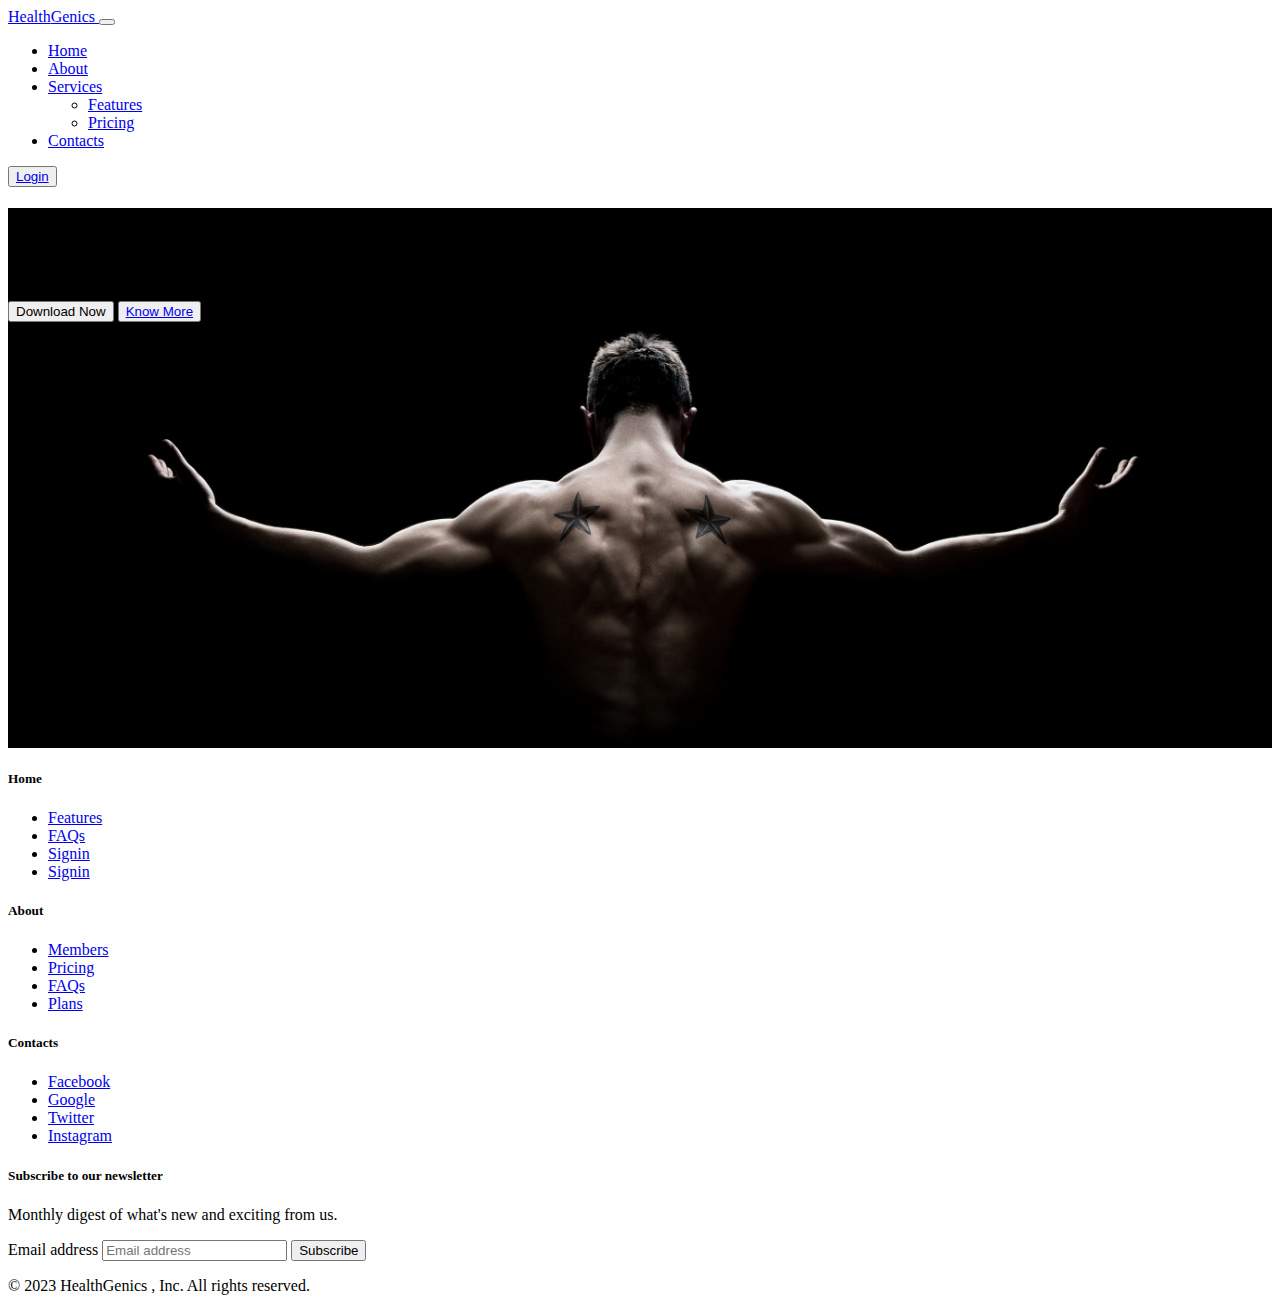
<file: index.html>
<!DOCTYPE html>
<html lang="en">

<head>
  <meta charset="UTF-8">
  <meta http-equiv="X-UA-Compatible" content="IE=edge">
  <meta name="viewport" content="width=device-width, initial-scale=1.0">
  <title>landingpage</title>
  <link href="https://cdn.jsdelivr.net/npm/bootstrap@5.3.0-alpha3/dist/css/bootstrap.min.css" rel="stylesheet"
    integrity="sha384-KK94CHFLLe+nY2dmCWGMq91rCGa5gtU4mk92HdvYe+M/SXH301p5ILy+dN9+nJOZ" crossorigin="anonymous">
</head>

<body class="bg-dark">
  <!-- Navigation -->
  <section>
    <nav class="navbar navbar-expand-lg bg-secondary fixed-top">
      <div class="container">
        <a class="navbar-brand fw-bold text-body-emphasis-light" href="#">
          <span class="text-light">Health</span><span class="text-danger">Genics </span>
        </a>
        <button class="navbar-toggler" type="button" data-bs-toggle="collapse" data-bs-target="#navbarScroll"
          aria-controls="navbarScroll" aria-expanded="false" aria-label="Toggle navigation">
          <span class="navbar-toggler-icon"></span>
        </button>
        <div class="collapse navbar-collapse" id="navbarScroll">
          <ul class="navbar-nav mx-auto my-2 my-lg-0 " style="--bs-scroll-height: 100px;">
            <li class="nav-item">
              <a class="nav-link active text-light" aria-current="page" href="#">Home</a>
            </li>
            <li class="nav-item">
              <a class="nav-link text-light" href="#">About</a>
            </li>
            <li class="nav-item dropdown" data-bs-theme="dark">
              <a class="nav-link dropdown-toggle text-light" href="#" role="button" data-bs-toggle="dropdown"
                aria-expanded="false">
                Services
              </a>
              <ul class="dropdown-menu">
                <li><a class="dropdown-item" href="#features">Features</a></li>
                <li><a class="dropdown-item" href="#pricing">Pricing</a></li>
              </ul>
            </li>
            <li class="nav-item">
              <a class="nav-link text-light" href="#contacts">Contacts</a>
            </li>
          </ul>
          <form class="d-flex" role="search">
            <button class="btn btn-outline-danger" type="submit"><a class="nav-link text-light"
                href="login.html">Login</a></button>
          </form>
        </div>
      </div>
    </nav>
    <!-- Hero -->
  </section>
  <section class="bg-dark text-light">
    <div class="bg-img" style="background-image: url('img/805233.jpg');
    height: 60vh; background-size: cover;">
      <div class="px-4 py-5 my-5 text-center">
        <h1 class="display-5 fw-bold text-body-emphasis"> <span class="text-light">Health</span> <span
            class="text-danger">Genics</span></h1>
        <div class="col-lg-6 mx-auto">
          <p class="lead mb-4">Our goal is to assist you in acquiring a comprehensive understanding and
            expertise in the essential principles of achieving and maintaining physical fitness.</p>
          <div class="d-grid gap-2 d-sm-flex justify-content-sm-center">
            <button type="button" class="btn btn-danger btn-lg px-4 gap-3">Download Now</button>
            <button type="button" class="btn btn-outline-secondary btn-lg px-4"><a class="nav-link" href="signup.html">
                Know More</a></button>
          </div>
        </div>
      </div>
    </div>
  </section>


  <!-- Footer -->
  <section class="bg-dark text-light" id="contacts">
    <div class="container">
      <footer class="py-5">
        <div class="row">
          <div class="col-6 col-md-2 mb-3">
            <h5>Home</h5>
            <ul class="nav flex-column">
              <li class="nav-item mb-2"><a href="#" class="nav-link p-0 text-light">Features</a></li>
              <li class="nav-item mb-2"><a href="#" class="nav-link p-0 text-light">FAQs</a></li>
              <li class="nav-item mb-2"><a href="#" class="nav-link p-0 text-light">Signin</a></li>
              <li class="nav-item mb-2"><a href="#" class="nav-link p-0 text-light">Signin</a></li>
            </ul>
          </div>

          <div class="col-6 col-md-2 mb-3">
            <h5>About</h5>
            <ul class="nav flex-column">
              <li class="nav-item mb-2"><a href="#" class="nav-link p-0 text-light">Members</a></li>
              <li class="nav-item mb-2"><a href="#" class="nav-link p-0 text-light">Pricing</a></li>
              <li class="nav-item mb-2"><a href="#" class="nav-link p-0 text-light">FAQs</a></li>
              <li class="nav-item mb-2"><a href="#" class="nav-link p-0 text-light">Plans</a></li>
            </ul>
          </div>

          <div class="col-6 col-md-2 mb-3">
            <h5>Contacts</h5>
            <ul class="nav flex-column">
              <li class="nav-item mb-2"><a href="#" class="nav-link p-0 text-light">Facebook</a></li>
              <li class="nav-item mb-2"><a href="#" class="nav-link p-0 text-light">Google</a></li>
              <li class="nav-item mb-2"><a href="#" class="nav-link p-0 text-light">Twitter</a></li>
              <li class="nav-item mb-2"><a href="#" class="nav-link p-0 text-light">Instagram</a></li>

            </ul>
          </div>

          <div class="col-md-5 offset-md-1 mb-3">
            <form>
              <h5>Subscribe to our newsletter</h5>
              <p>Monthly digest of what's new and exciting from us.</p>
              <div class="d-flex flex-column flex-sm-row w-100 gap-2">
                <label for="newsletter1" class="visually-hidden">Email address</label>
                <input id="newsletter1" type="text" class="form-control" placeholder="Email address">
                <button class="btn btn-danger" type="button">Subscribe</button>
              </div>
            </form>
          </div>
        </div>

        <div class="d-flex flex-column flex-sm-row justify-content-center py-1 my-1 border-top">
          <p>&copy; 2023 Health<span class="text-danger">Genics</span> , Inc. All rights reserved.</p>
        </div>
      </footer>
    </div>
  </section>


  <script src="https://cdn.jsdelivr.net/npm/bootstrap@5.3.0-alpha3/dist/js/bootstrap.bundle.min.js"
    integrity="sha384-ENjdO4Dr2bkBIFxQpeoTz1HIcje39Wm4jDKdf19U8gI4ddQ3GYNS7NTKfAdVQSZe"
    crossorigin="anonymous"></script>
</body>

</html>
</file>
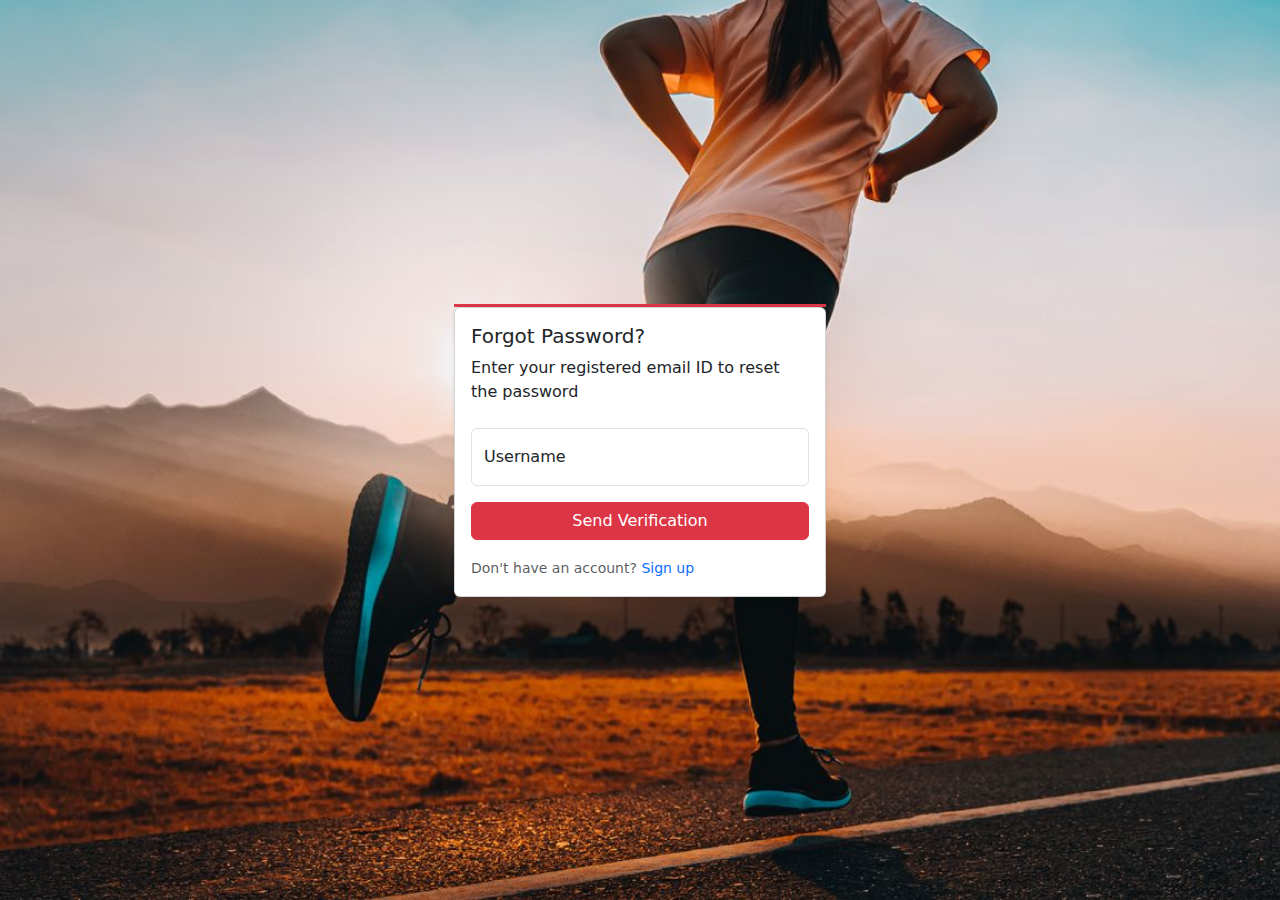
<file: forgotpassword.html>
<!DOCTYPE html>
<html lang="en">
<head>
    <meta charset="UTF-8">
    <meta http-equiv="X-UA-Compatible" content="IE=edge">
    <meta name="viewport" content="width=device-width, initial-scale=1.0">
    <title>Forgot Password</title>
    <link rel="stylesheet" href="forgotpassword.css">
    <link href="https://cdn.jsdelivr.net/npm/bootstrap@5.1.3/dist/css/bootstrap.min.css" rel="stylesheet">
    <script src="forgotpassword.js"></script>
</head>
<body>
    <div class="container d-flex flex-column">
        <div class="row align-items-center justify-content-center min-vh-100 g-0">
          <div class="col-12 col-md-8 col-lg-4 border-top border-3 border-danger">
            <div class="card shadow-sm">
              <div class="card-body">
                <div class="mb-4">
                  <h5>Forgot Password?</h5>
                  <p class="mb-2">Enter your registered email ID to reset the password</p>
                </div>
                <form>
                    <div class="form-floating mb-3">
                        <input type="text" class="form-control" id="form2Example17" placeholder="name@example.com">
                        <label for="form2Example17">Username</label>
                    </div>
                  <div class="mb-3 d-grid">
                    <button type="button" class="btn btn-danger" onclick="forgot()">Send Verification</button>
                  </div>
                  <small class="text-body-secondary">Don't have an account? <a style="text-decoration: none;"
                    href="signup.html">Sign up</a></small>
                </form>
              </div>
            </div>
          </div>
        </div>
    </div>
    <script>
      function forgot() {
        var email = document.getElementById("form2Example17").value;
        if (email === "") {
          alert("Please enter your email.");
        } else if (email === "noah") {
          window.location.href = "verification.html";
        } else {
          alert("Invalid email. Please enter the correct email.");
        }
      }
    </script>
</body>
</html>
</file>
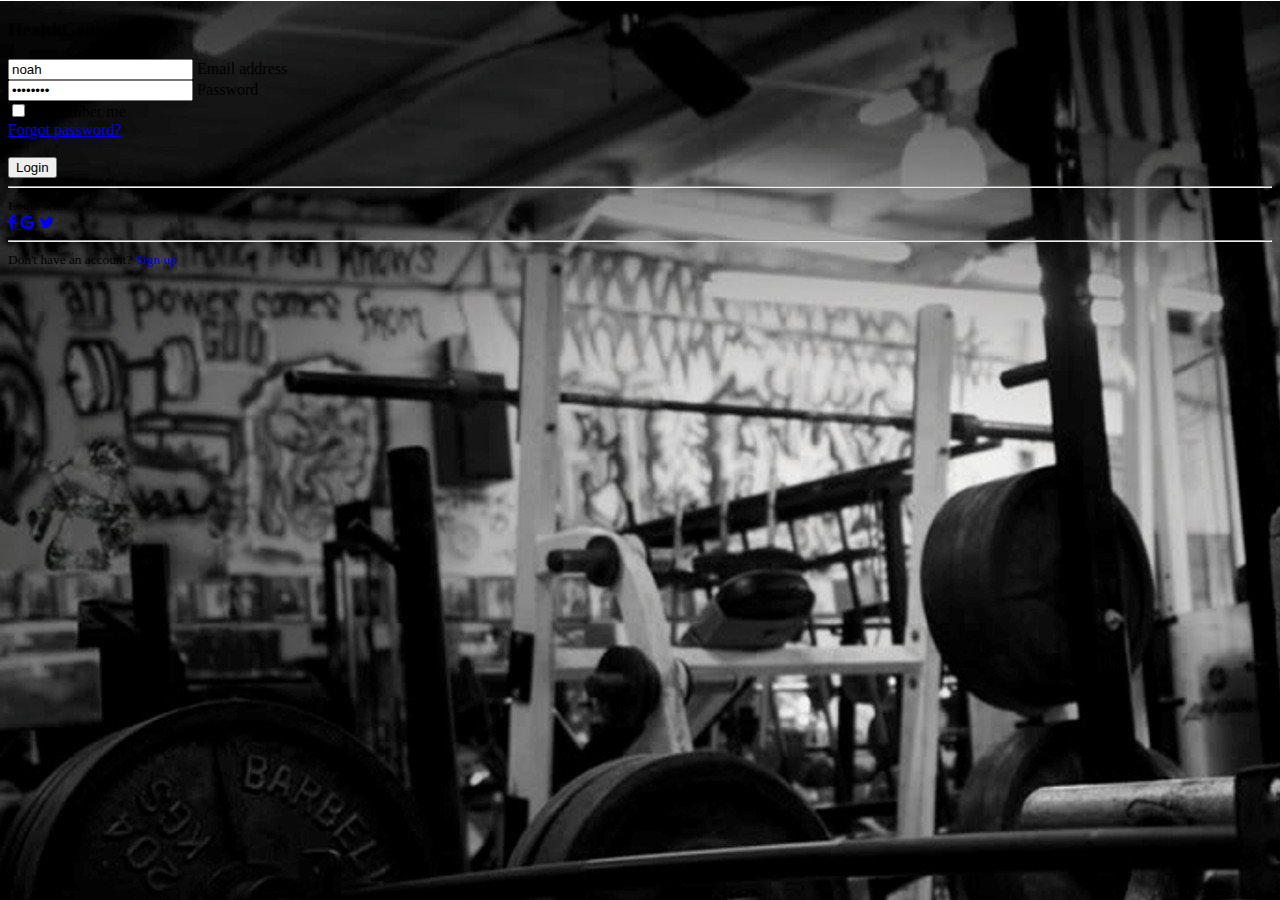
<file: login.html>
<!DOCTYPE html>
<html lang="en">
<head>
    <meta charset="UTF-8">
    <meta http-equiv="X-UA-Compatible" content="IE=edge">
    <meta name="viewport" content="width=device-width, initial-scale=1.0">
    <title>login</title>
    <link rel="stylesheet" href="login.css">
    <link href="https://stackpath.bootstrapcdn.com/font-awesome/4.7.0/css/font-awesome.min.css" rel="stylesheet">
    <link href="https://cdn.jsdelivr.net/npm/bootstrap@5.3.0-alpha3/dist/css/bootstrap.min.css" rel="stylesheet"
        integrity="sha384-KK94CHFLLe+nY2dmCWGMq91rCGa5gtU4mk92HdvYe+M/SXH301p5ILy+dN9+nJOZ" crossorigin="anonymous">
        <script src="login.js"></script>
</head>
<body>
    <section class="vh-100">
        <div class="container py-5 h-100">
          <div class="row d-flex justify-content-center align-items-center h-100">
            <div class="col-12 col-md-8 col-lg-6 col-xl-5">
              <div class="card shadow-2-strong" style="border-radius: 1rem;">
                <div class="card-body p-5 text-center">
      
                  <h3 class="mb-5">Health<span class="text-danger">Genics</span> Login</h3>
      
                  <div class="form-floating mb-3">
                    <input type="text" class="form-control" id="email" id="lg" placeholder="name@example.com" value="noah">
                    <label for="floatingInput">Email address</label>
                </div>
      
                <div class="form-floating mb-3">
                    <input type="password" class="form-control" id="password" id="floatingPassword" placeholder="Password" value="password">
                    <label for="floatingPassword">Password</label>
                </div>
      
                  <!-- Checkbox -->
                  <div class="d-flex justify-content-between align-items-center">
                    <div class="form-check mb-0">
                      <input class="form-check-input me-2" type="checkbox" value="" id="form2Example3" />
                      <label class="form-check-label" for="form2Example3">
                        Remember me
                      </label>
                    </div>
                    <a href="forgotpassword.html" class="text-body" id="fpassword" >Forgot password?</a>
                  </div>
                  <br>
      
                  <button class="w-100 btn btn-lg btn-danger" type="submit" onclick="login()">Login</button>
      
                  <hr class="my-4">

                  <small class="text-body-secondary">Login with:</small>
      
                  <div class="socials">
                    <a href="index2.html" class="btn btn-block btn-social btn-facebook" id="facebook">
                        <i class="fa fa-facebook"></i>
                    </a>

                    <a href="index2.html" class="btn btn-block btn-social btn-google" id="google">
                        <i class="fa fa-google"></i>
                    </a>

                    <a href="index2.html" class="btn btn-block btn-social btn-twitter" id="twitter">
                        <i class="fa fa-twitter"></i>
                    </a>
                    <br>
                    <hr>
                        <small class="text-body-secondary">Don't have an account?<a style="text-decoration: none;"
                            href="signup.html"> Sign up</a></small>
                    <p> </p>
                </div>
              </div>
            </div>
          </div>
        </div>
      </section>

      
</body>
</html>
</file>
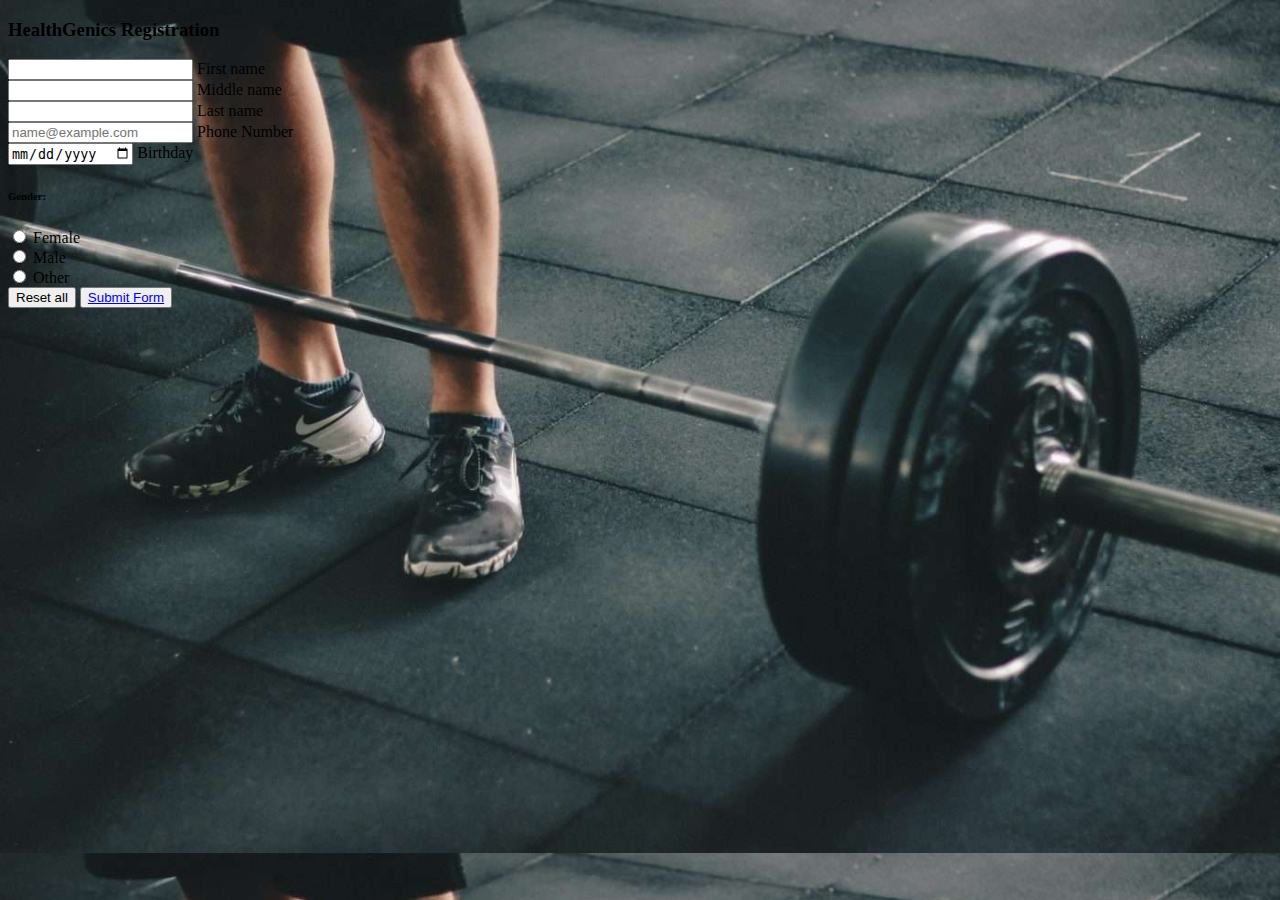
<file: registration.html>
<!DOCTYPE html>
<html lang="en">

<head>
    <meta charset="UTF-8">
    <meta http-equiv="X-UA-Compatible" content="IE=edge">
    <meta name="viewport" content="width=device-width, initial-scale=1.0">
    <title>Login</title>
    <link rel="stylesheet" href="signup.css">
    <link href="https://stackpath.bootstrapcdn.com/font-awesome/4.7.0/css/font-awesome.min.css" rel="stylesheet">
    <link href="https://cdn.jsdelivr.net/npm/bootstrap@5.3.0-alpha3/dist/css/bootstrap.min.css" rel="stylesheet"
        integrity="sha384-KK94CHFLLe+nY2dmCWGMq91rCGa5gtU4mk92HdvYe+M/SXH301p5ILy+dN9+nJOZ" crossorigin="anonymous">
</head>

<body>
    <!-- Registration -->
    <div class="container col-xl-10 col-xxl-8 px-4 py-5">
        <div class="row align-items-center g-lg-5 py-5">
            <div class="col-md-10 mx-auto col-lg-5">
                <form class="p-4 p-md-5 border rounded-3 bg-body-tertiary">
                    <h3 class="mb-5">Health<span class="text-danger">Genics</span> Registration </h3>
                    <div class="row">
                        <div class="col-md-6 mb-4">
                            <div class="form-outline">
                                <input type="text" id="form3Example1m" class="form-control form-control-lg" />
                                <label class="form-label" for="form3Example1m">First name</label>
                            </div>
                        </div>
                        <div class="col-md-6 mb-4">
                            <div class="form-outline">
                                <input type="text" id="form3Example1n" class="form-control form-control-lg" />
                                <label class="form-label" for="form3Example1n">Middle name</label>
                            </div>
                        </div>
                    </div>
                    <div class="col-md-6 mb-4">
                        <div class="form-outline">
                            <input type="text" id="form3Example1m1" class="form-control form-control-lg" />
                            <label class="form-label" for="form3Example1m1">Last name</label>
                        </div>
                    </div>
                    <div class="form-floating mb-3">
                        <input type="email" class="form-control" id="su" placeholder="name@example.com">
                        <label for="floatingInput">Phone Number</label>
                    </div>
                    <div class="form-floating mb-3">
                        <input type="date" class="form-control form-control-lg" id="floatingPassword"
                            placeholder="Password">
                        <label for="floatingPassword">Birthday</label>
                    </div>
                    <div class="d-md-flex justify-content-start align-items-center mb-4 py-2">

                        <h6 class="mb-0 me-4">Gender: </h6>

                        <div class="form-check form-check-inline mb-0 me-4">
                            <input class="form-check-input" type="radio" name="inlineRadioOptions" id="femaleGender"
                                value="option1" />
                            <label class="form-check-label" for="femaleGender">Female</label>
                        </div>

                        <div class="form-check form-check-inline mb-0 me-4">
                            <input class="form-check-input" type="radio" name="inlineRadioOptions" id="maleGender"
                                value="option2" />
                            <label class="form-check-label" for="maleGender">Male</label>
                        </div>

                        <div class="form-check form-check-inline mb-0">
                            <input class="form-check-input" type="radio" name="inlineRadioOptions" id="otherGender"
                                value="option3" />
                            <label class="form-check-label" for="otherGender">Other</label>
                        </div>
                    </div>
                    <div class="d-flex justify-content-end pt-3">
                        <button type="reset" class="btn btn-secondary btn-lg">Reset all</button>
                        <button type="button" class="btn btn-danger btn-lg ms-2"><a class="nav-link"
                                href="dashboard.html">Submit Form</button></a>
                    </div>
            </div>
            </form>
        </div>
    </div>
    <script src="https://cdn.jsdelivr.net/npm/bootstrap@5.3.0-alpha3/dist/js/bootstrap.bundle.min.js"
        integrity="sha384-ENjdO4Dr2bkBIFxQpeoTz1HIcje39Wm4jDKdf19U8gI4ddQ3GYNS7NTKfAdVQSZe"
        crossorigin="anonymous"></script>
</body>

</html>
</file>
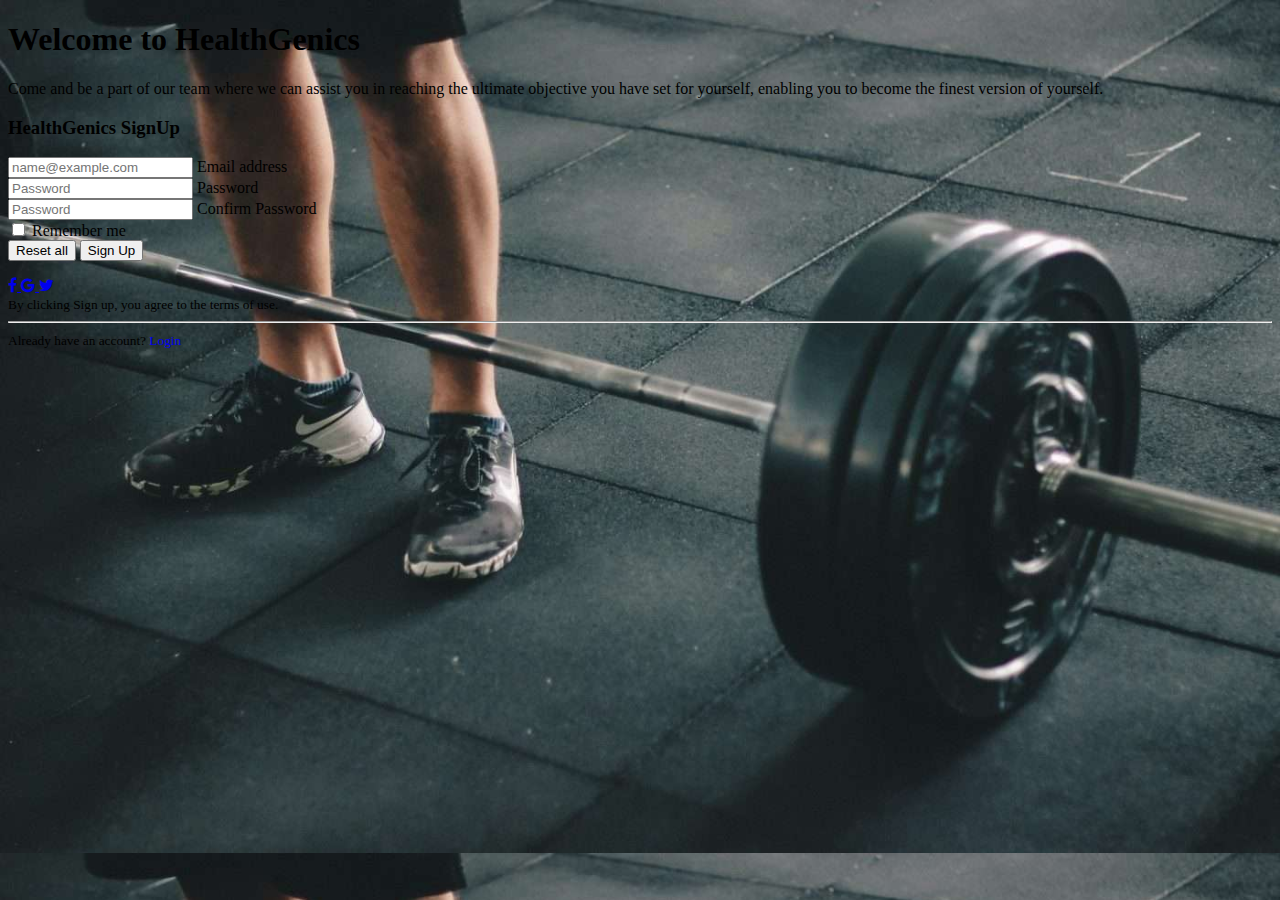
<file: signup.html>
<!DOCTYPE html>
<html lang="en">

<head>
    <meta charset="UTF-8">
    <meta http-equiv="X-UA-Compatible" content="IE=edge">
    <meta name="viewport" content="width=device-width, initial-scale=1.0">
    <title>Login</title>
    <link rel="stylesheet" href="signup.css">
    <link href="https://stackpath.bootstrapcdn.com/font-awesome/4.7.0/css/font-awesome.min.css" rel="stylesheet">
    <link href="https://cdn.jsdelivr.net/npm/bootstrap@5.3.0-alpha3/dist/css/bootstrap.min.css" rel="stylesheet"
        integrity="sha384-KK94CHFLLe+nY2dmCWGMq91rCGa5gtU4mk92HdvYe+M/SXH301p5ILy+dN9+nJOZ" crossorigin="anonymous">
        <script src="signup.js"></script>
</head>

<body>
    <!-- Sign Up -->
    <div class="container col-xl-10 col-xxl-8 px-4 py-5">
        <div class="row align-items-center g-lg-5 py-5">
            <div class="col-lg-7 text-center text-lg-start">
                <h1 class="display-4 fw-bold lh-1 text-body-emphasis mb-3"><span class="text-light">Welcome to
                        Health</span><span class="text-danger">Genics</span></h1>
                <p class="col-lg-10 fs-4 text-light">Come and be a part of our team where we can assist you in reaching
                    the ultimate objective you have set for yourself, enabling you to become the <span
                        class="text-danger">finest version</span> of yourself.</p>
            </div>
            <div class="col-md-10 mx-auto col-lg-5">
                <form class="p-4 p-md-5 border rounded-3 bg-body-tertiary">
                    <h3 class="mb-5">Health<span class="text-danger">Genics</span> SignUp </h3>
                    <div class="form-floating mb-3">
                        <input type="email" class="form-control" id="username" id="su" placeholder="name@example.com">
                        <label for="floatingInput">Email address</label>
                    </div>
                    <div class="form-floating mb-3">
                        <input type="password" class="form-control form-control-lg" id="password" id="floatingPassword" placeholder="Password">
                        <label for="floatingPassword">Password</label>
                    </div>
                    <div class="form-floating mb-3">
                        <input type="password" class="form-control form-control-lg" id="floatingPassword" placeholder="Password">
                        <label for="floatingPassword">Confirm Password</label>
                    </div>
                    <div class="checkbox mb-3">
                        <label>
                            <input type="checkbox" value="remember-me"> Remember me
                        </label>
                    </div>
                    <div class="d-flex justify-content-end pt-3">
                        <button type="reset" class="btn btn-secondary btn-lg">Reset all</button>
                        
                        <button type="button" class="btn btn-danger btn-lg ms-2" onclick="register()">Sign Up</button>
                      </div>
                    <p> </p>
                    <div class="socials">
                        <a href="login.html" class="btn btn-block btn-social btn-facebook" id="facebook">
                            <i class="fa fa-facebook"></i>
                        </a>

                        <a href="login.html" class="btn btn-block btn-social btn-google" id="google">
                            <i class="fa fa-google"></i>
                        </a>

                        <a href="login.html" class="btn btn-block btn-social btn-twitter" id="twitter">
                            <i class="fa fa-twitter"></i>
                        </a>
                        <br>
                    <small class="text-body-secondary">By clicking Sign up, you agree to the terms of use.</small>
                    <br>
                    <hr>
                        <small class="text-body-secondary">Already have an account?<a style="text-decoration: none;"
                            href="login.html"> Login</a></small>
                    <p> </p>
                    </div>
                </form>
            </div>
        </div>
    </div>
    </div>
    <script src="https://cdn.jsdelivr.net/npm/bootstrap@5.3.0-alpha3/dist/js/bootstrap.bundle.min.js"
        integrity="sha384-ENjdO4Dr2bkBIFxQpeoTz1HIcje39Wm4jDKdf19U8gI4ddQ3GYNS7NTKfAdVQSZe"
        crossorigin="anonymous"></script>
</body>

</html>
</file>
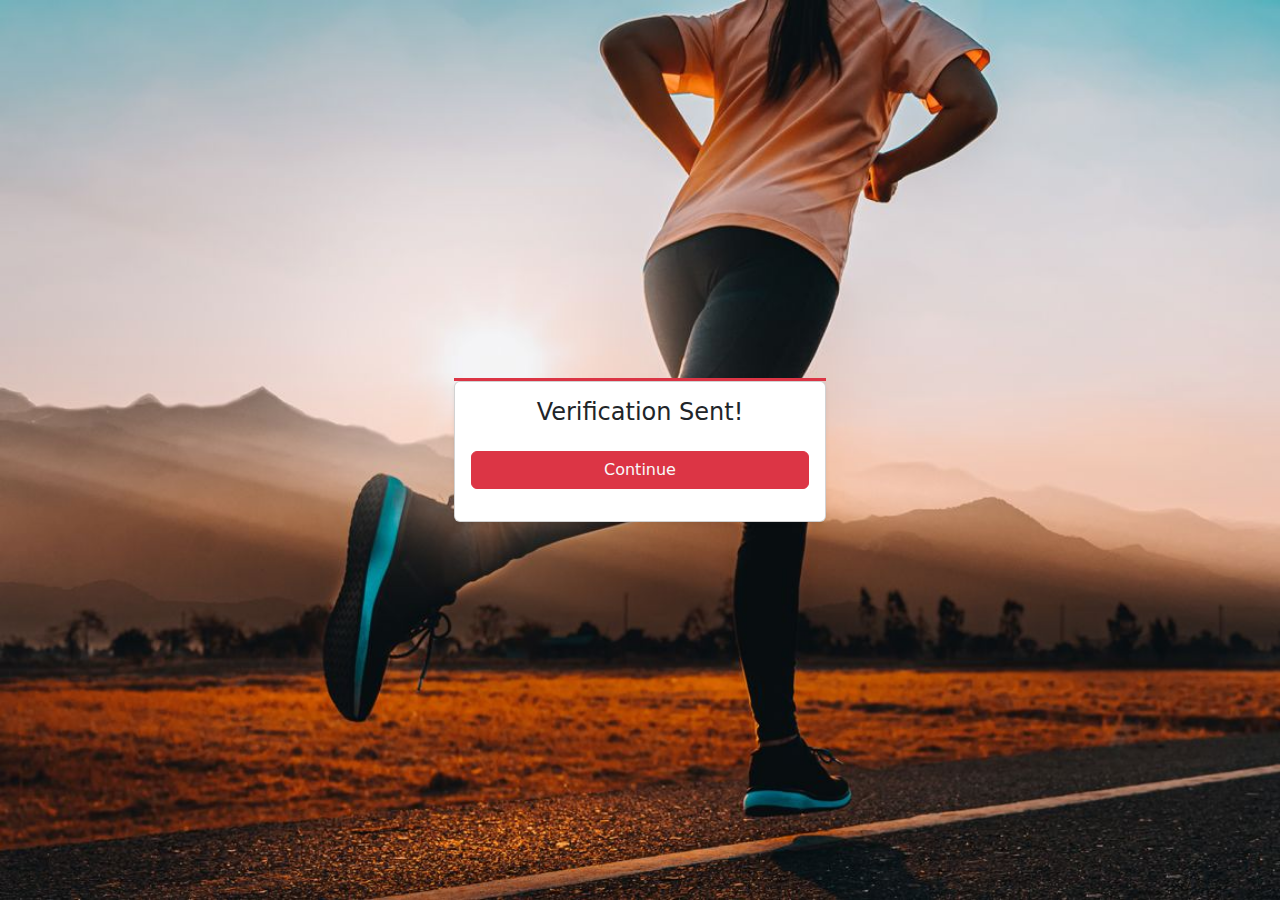
<file: verification.html>
<!DOCTYPE html>
<html lang="en">
<head>
    <meta charset="UTF-8">
    <meta http-equiv="X-UA-Compatible" content="IE=edge">
    <meta name="viewport" content="width=device-width, initial-scale=1.0">
    <title>verification</title>
    <link rel="stylesheet" href="forgotpassword.css">
    <link href="https://cdn.jsdelivr.net/npm/bootstrap@5.1.3/dist/css/bootstrap.min.css" rel="stylesheet">
</head>
<body>
    <div class="container d-flex flex-column">
        <div class="row align-items-center justify-content-center
            min-vh-100 g-0">
          <div class="col-12 col-md-8 col-lg-4 border-top border-3 border-danger">
            <div class="card shadow-sm">
              <div class="card-body">
                <div class="mb-4">
                  <h4 style="text-align: center;">Verification Sent!</h4>
                </div>
                <form>
                  <div class="mb-3 d-grid">
                    <button type="submit" class="btn btn-danger"><a class="nav-link text-light" href="resetingpassword.html">Continue</a></button>
                  </div>
                </form>
              </div>
            </div>
          </div>
        </div>
      </div>
</body>
</html>
</file>
<file: forgotpassword.css>
body{
    background-image: url(img/consisten-exercise-helps-anxiety-and-stress-1440x810.jpg);
    background-size: cover;
}
</file>
<file: login.css>
#google:hover{
    color:red;
}
#facebook:hover{
    color:blue;
}
#twitter:hover{
    color:cyan;
}
#login{
    display: flex;
}
body{
    background-image: url(img/thumb-1920-692043.jpg);
}
</file>
<file: signup.css>
body{
    background-image: url(img/pexels-victor-freitas-685530-e1641344535194.jpg);
    background-size: cover;
}
#google:hover{
    color:red;
}
#facebook:hover{
    color:blue;
}
#twitter:hover{
    color:cyan;
}
</file>
